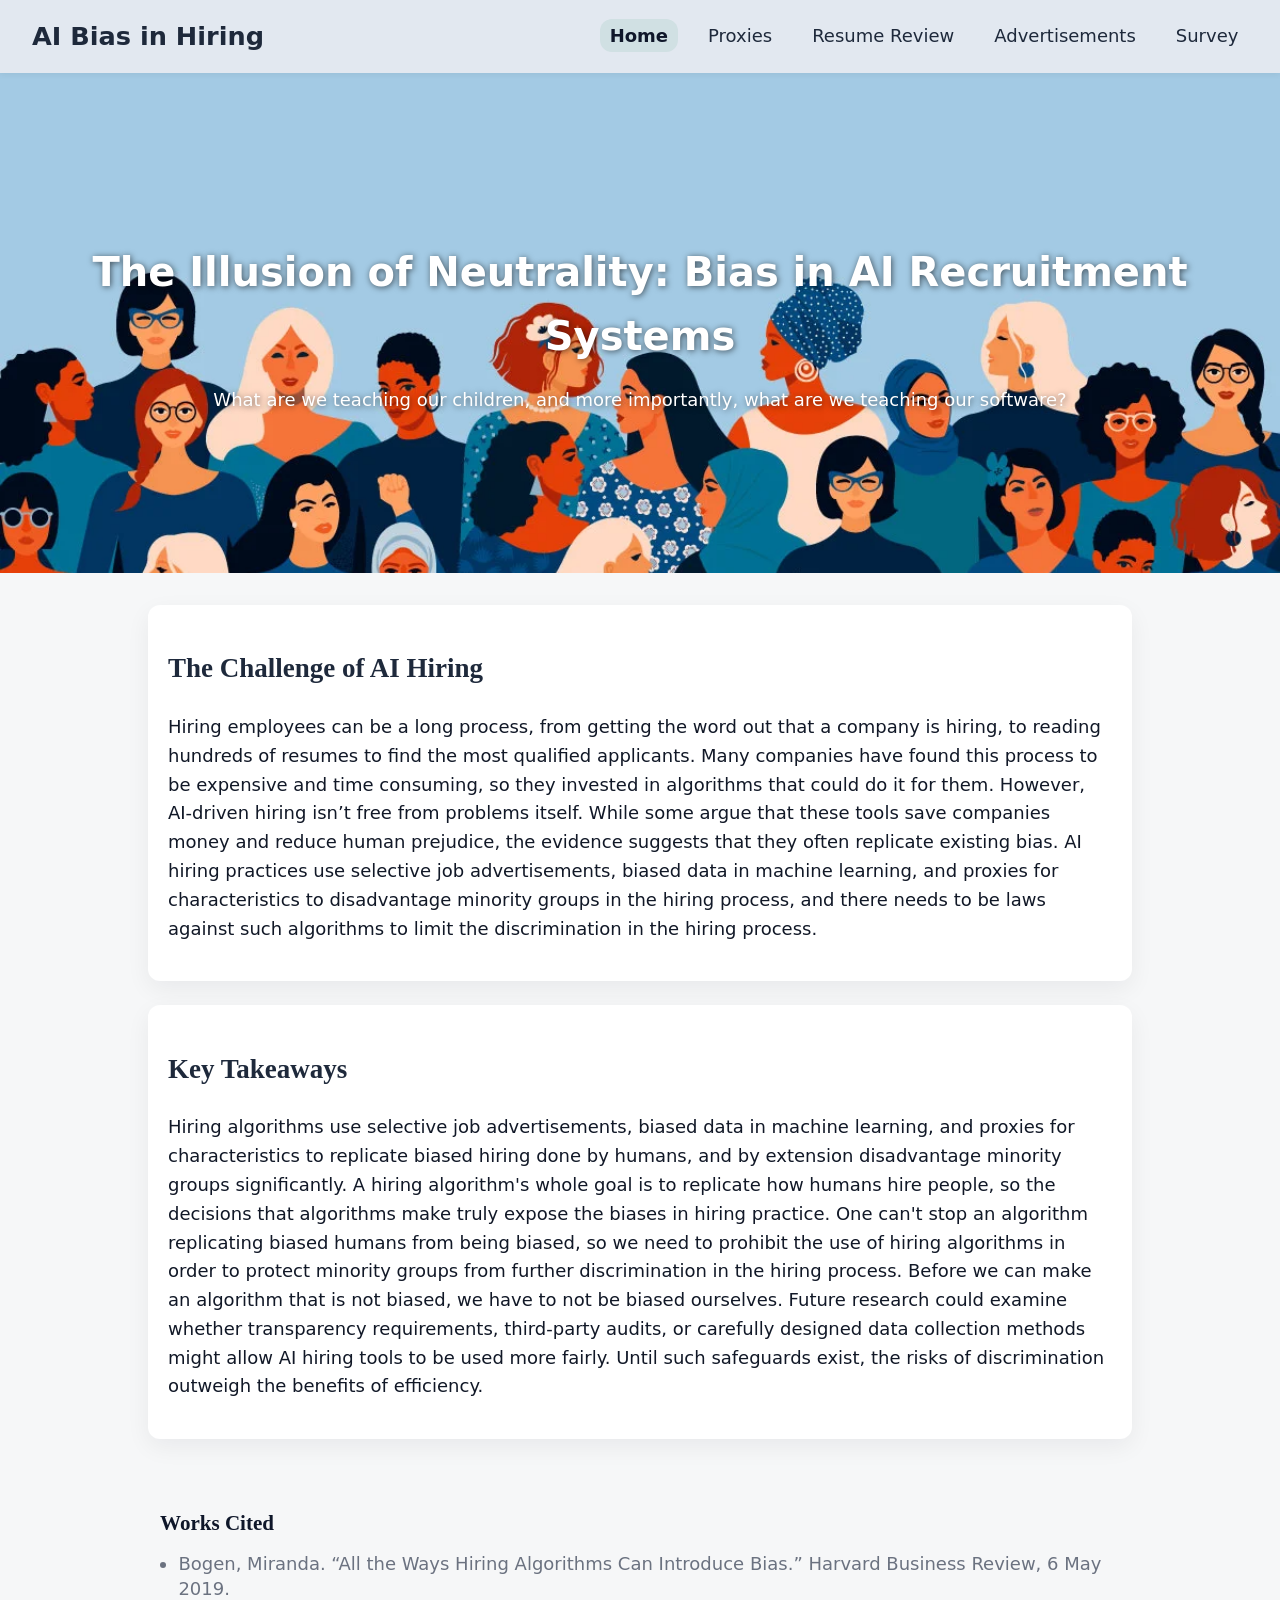
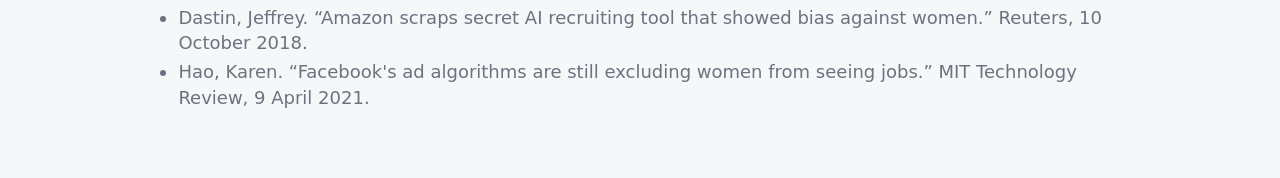
<file: index.html>
<!DOCTYPE html>
<html lang="en">
<head>
    <meta charset="UTF-8">
    <meta name="viewport" content="width=device-width, initial-scale=1.0">
    <title>AI Hiring Bias</title>
    <link rel="stylesheet" href="css/styles.css">
</head>
<body class="home-page">
<header class="site-header-wrapper">
  <!-- Top navigation bar (shared across all pages) -->
  <div class="site-header">
    <a href="index.html" class="site-title">AI Bias in Hiring</a>
    <nav>
      <ul>
        <li class="is-current"><a href="index.html">Home</a></li>
        <li><a href="proxies.html">Proxies</a></li>
        <li><a href="resume_review.html">Resume Review</a></li>
        <li><a href="advertisements.html">Advertisements</a></li>
        <li><a href="survey.html">Survey</a></li>
      </ul>
    </nav>
  </div>

  <!-- Hero banner only on the home page -->
  <div class="hero-banner" id="home-hero">
    <img id=slide src="images/people_header.jpg" alt="A diverse group of cartoon people smiling" class="hero-image">
    <div class="hero-text">
      <h1>The Illusion of Neutrality: Bias in AI Recruitment Systems</h1>
      <p>What are we teaching our children, and more importantly, what are we teaching our software?</p>
    </div>
  </div>
</header>

<main>
  <section class="card">
    <h2>The Challenge of AI Hiring</h2>
    <p>Hiring employees can be a long process, from getting the word out that a company is hiring, to reading hundreds of resumes to find the most qualified applicants. Many companies have found this process to be expensive and time consuming, so they invested in algorithms that could do it for them. However, AI-driven hiring isn’t free from problems itself. While some argue that these tools save companies money and reduce human prejudice, the evidence suggests that they often replicate existing bias. AI hiring practices use selective job advertisements, biased data in machine learning, and proxies for characteristics to disadvantage minority groups in the hiring process, and there needs to be laws against such algorithms to limit the discrimination in the hiring process.</p>
  </section>

  <section class="card">
    <h2>Key Takeaways</h2>
    <p>Hiring algorithms use selective job advertisements, biased data in machine learning, and proxies for characteristics to replicate biased hiring done by humans, and by extension disadvantage minority groups significantly. A hiring algorithm's whole goal is to replicate how humans hire people, so the decisions that algorithms make truly expose the biases in hiring practice. One can't stop an algorithm replicating biased humans from being biased, so we need to prohibit the use of hiring algorithms in order to protect minority groups from further discrimination in the hiring process. Before we can make an algorithm that is not biased, we have to not be biased ourselves. Future research could examine whether transparency requirements, third-party audits, or carefully designed data collection methods might allow AI hiring tools to be used more fairly. Until such safeguards exist, the risks of discrimination outweigh the benefits of efficiency.</p>
  </section>

</main>

<footer>
  <h3>Works Cited</h3>
  <ul>
    <li>Bogen, Miranda. “All the Ways Hiring Algorithms Can Introduce Bias.” Harvard Business Review, 6 May 2019.</li>
    <li>Dastin, Jeffrey. “Amazon scraps secret AI recruiting tool that showed bias against women.” Reuters, 10 October 2018.</li>
    <li>Hao, Karen. “Facebook's ad algorithms are still excluding women from seeing jobs.” MIT Technology Review, 9 April 2021.</li>
  </ul>
</footer>
<script src="js/gallery.js"></script>
</body>
</html>
</file>
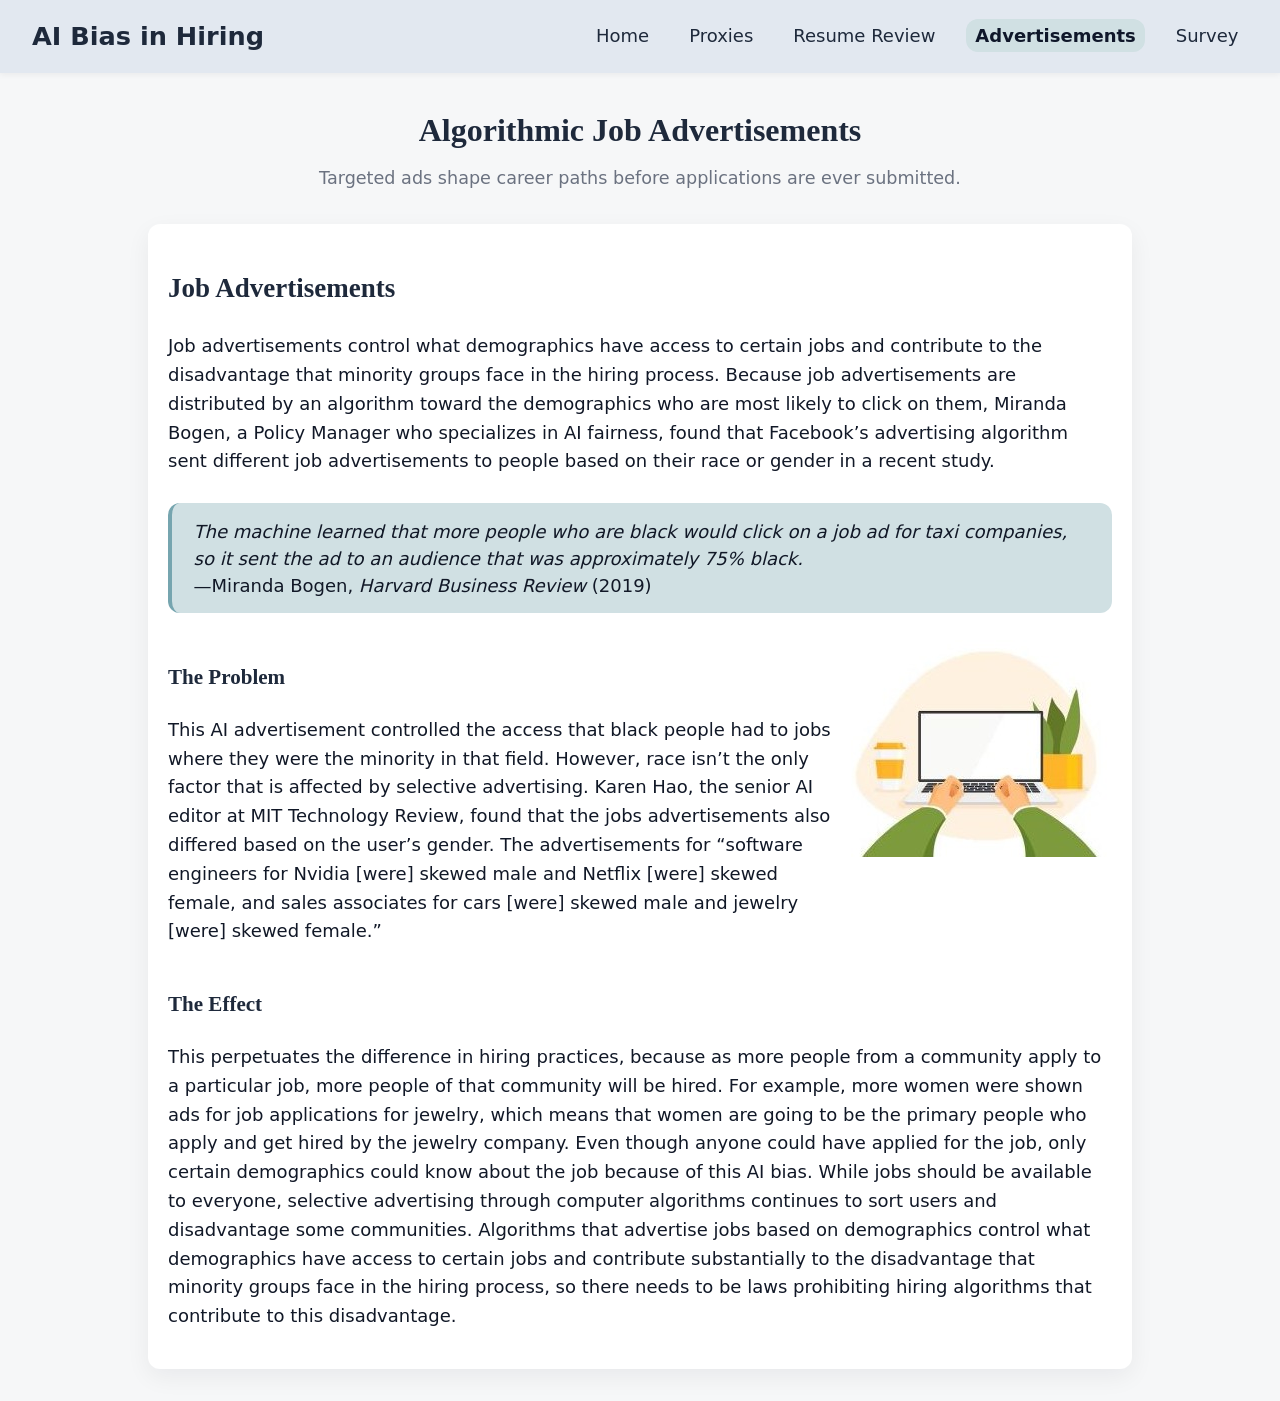
<file: advertisements.html>
<!DOCTYPE html>
<html lang="en">
<head>
    <meta charset="UTF-8">
    <meta name="viewport" content="width=device-width, initial-scale=1.0">
    <title>Advertisements</title>
    <link rel="stylesheet" href="css/styles.css">
</head>
<body class="internal-page"> 
    <header class="site-header-wrapper">
        <!-- Top navigation bar -->
        <div class="site-header">
            <a href="index.html" class="site-title">AI Bias in Hiring</a>
            <nav>
            <ul>
                <li><a href="index.html">Home</a></li>
                <li><a href="proxies.html">Proxies</a></li>
                <li><a href="resume_review.html">Resume Review</a></li>
                <li class="is-current"><a href="advertisements.html">Advertisements</a></li>
                <li><a href="survey.html">Survey</a></li>
            </ul>
            </nav>
        </div>

        <!-- Page header -->
        <div class="page-header">
            <h1>Algorithmic Job Advertisements</h1>
            <p>Targeted ads shape career paths before applications are ever submitted.</p>
        </div>
    </header>

    <main>
        <article class="card">
            
            <h2>Job Advertisements</h2>

            <p>Job advertisements control what demographics have access to certain jobs and contribute to the disadvantage that minority groups face in the hiring process. Because job advertisements are distributed by an algorithm toward the demographics who are most likely to click on them, Miranda Bogen, a Policy Manager who specializes in AI fairness, found that Facebook’s advertising algorithm sent different job advertisements to people based on their race or gender in a recent study.</p>

            <blockquote>
                <p><em>The machine learned that more people who are black would click on a job ad for taxi companies, so it sent the ad to an audience that was approximately 75% black.</em></p>
                <p>—Miranda Bogen, <em>Harvard Business Review</em> (2019)</p>
            </blockquote>
            <section class="side-by-side">
                <div>
                <h3>The Problem</h3>
                    <p>This AI advertisement controlled the access that black people had to jobs where they were the minority in that field. However, race isn’t the only factor that is affected by selective advertising. Karen Hao, the senior AI editor at MIT Technology Review, found that the jobs advertisements also differed based on the user’s gender. The advertisements for “software engineers for Nvidia [were] skewed male and Netflix [were] skewed female, and sales associates for cars [were] skewed male and jewelry [were] skewed female.”</p>
                </div>
                <img src="images/job_search.jpg" alt="a computer with a persons hands ready to search" id="search-image">
            </section>
            <h3>The Effect</h3>
                <p>This perpetuates the difference in hiring practices, because as more people from a community apply to a particular job, more people of that community will be hired. For example, more women were shown ads for job applications for jewelry, which means that women are going to be the primary people who apply and get hired by the jewelry company. Even though anyone could have applied for the job, only certain demographics could know about the job because of this AI bias. While jobs should be available to everyone, selective advertising through computer algorithms continues to sort users and disadvantage some communities. Algorithms that advertise jobs based on demographics control what demographics have access to certain jobs and contribute substantially to the disadvantage that minority groups face in the hiring process, so there needs to be laws prohibiting hiring algorithms that contribute to this disadvantage.</p>
        </article>
    </main>
</body>
</html>
</file>
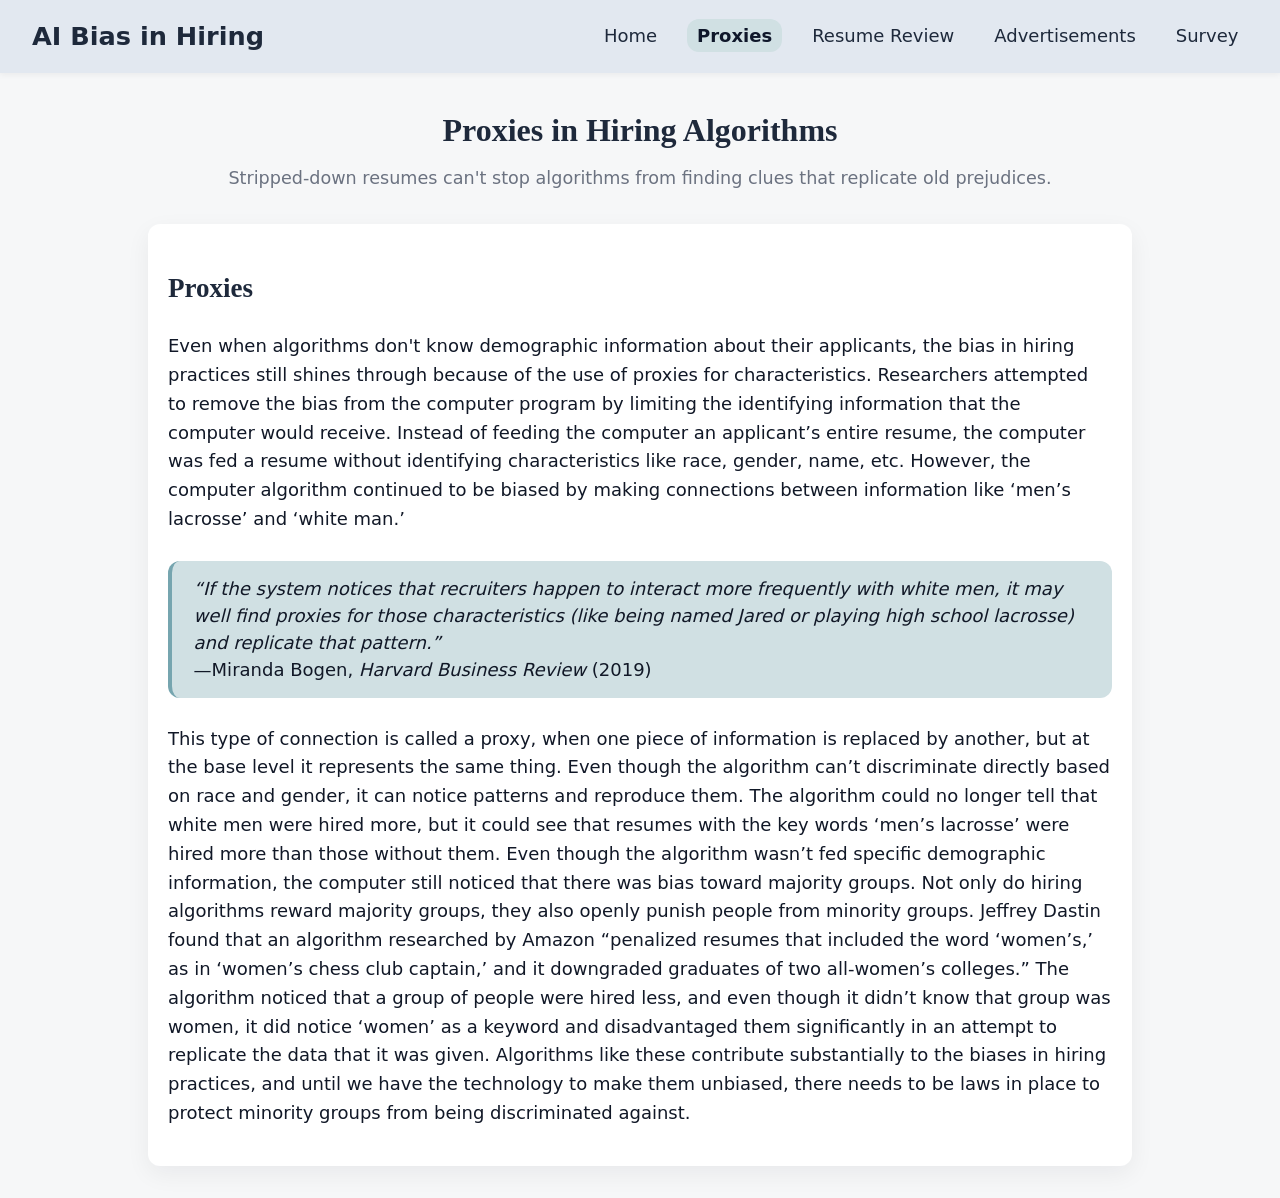
<file: proxies.html>
<!DOCTYPE html>
<html lang="en">
<head>
    <meta charset="UTF-8">
    <meta name="viewport" content="width=device-width, initial-scale=1.0">
    <title>Proxies</title>
    <link rel="stylesheet" href="css/styles.css">
</head>
<body class="internal-page">
    <header class="site-header-wrapper">
  <!-- Top navigation bar (shared) -->
  <div class="site-header">
    <a href="index.html" class="site-title">AI Bias in Hiring</a>
    <nav>
      <ul>
        <li><a href="index.html">Home</a></li>
        <li class="is-current"><a href="proxies.html">Proxies</a></li>
        <li><a href="resume_review.html">Resume Review</a></li>
        <li><a href="advertisements.html">Advertisements</a></li>
        <li><a href="survey.html">Survey</a></li>
      </ul>
    </nav>
  </div>

  <!-- Page-specific header -->
  <div class="page-header">
    <h1>Proxies in Hiring Algorithms</h1>
    <p>Stripped-down resumes can't stop algorithms from finding clues that replicate old prejudices.</p>
  </div>
</header>

    <main>
        <section class="card">
        <h2>Proxies</h2>
        <p>Even when algorithms don't know demographic information about their applicants, the bias in hiring practices still shines through because of the use of proxies for characteristics. Researchers attempted to remove the bias from the computer program by limiting the identifying information that the computer would receive. Instead of feeding the computer an applicant’s entire resume, the computer was fed a resume without identifying characteristics like race, gender, name, etc. However, the computer algorithm continued to be biased by making connections between information like ‘men’s lacrosse’ and ‘white man.’</p>
        <blockquote>
            <p><em>“If the system notices that recruiters happen to interact more frequently with white men, it may well find proxies for those characteristics (like being named Jared or playing high school lacrosse) and replicate that pattern.”</em></p>
            <p>—Miranda Bogen, <em>Harvard Business Review</em> (2019)</p>
        </blockquote>
        <p>This type of connection is called a proxy, when one piece of information is replaced by another, but at the base level it represents the same thing. Even though the algorithm can’t discriminate directly based on race and gender, it can notice patterns and reproduce them. The algorithm could no longer tell that white men were hired more, but it could see that resumes with the key words ‘men’s lacrosse’ were hired more than those without them. Even though the algorithm wasn’t fed specific demographic information, the computer still noticed that there was bias toward majority groups. Not only do hiring algorithms reward majority groups, they also openly punish people from minority groups. Jeffrey Dastin found that an algorithm researched by Amazon “penalized resumes that included the word ‘women’s,’ as in ‘women’s chess club captain,’ and it downgraded graduates of two all-women’s colleges.” The algorithm noticed that a group of people were hired less, and even though it didn’t know that group was women, it did notice ‘women’ as a keyword and disadvantaged them significantly in an attempt to replicate the data that it was given. Algorithms like these contribute substantially to the biases in hiring practices, and until we have the technology to make them unbiased, there needs to be laws in place to protect minority groups from being discriminated against.</p>
    </section>
  </main>
</body>
</html>
</file>
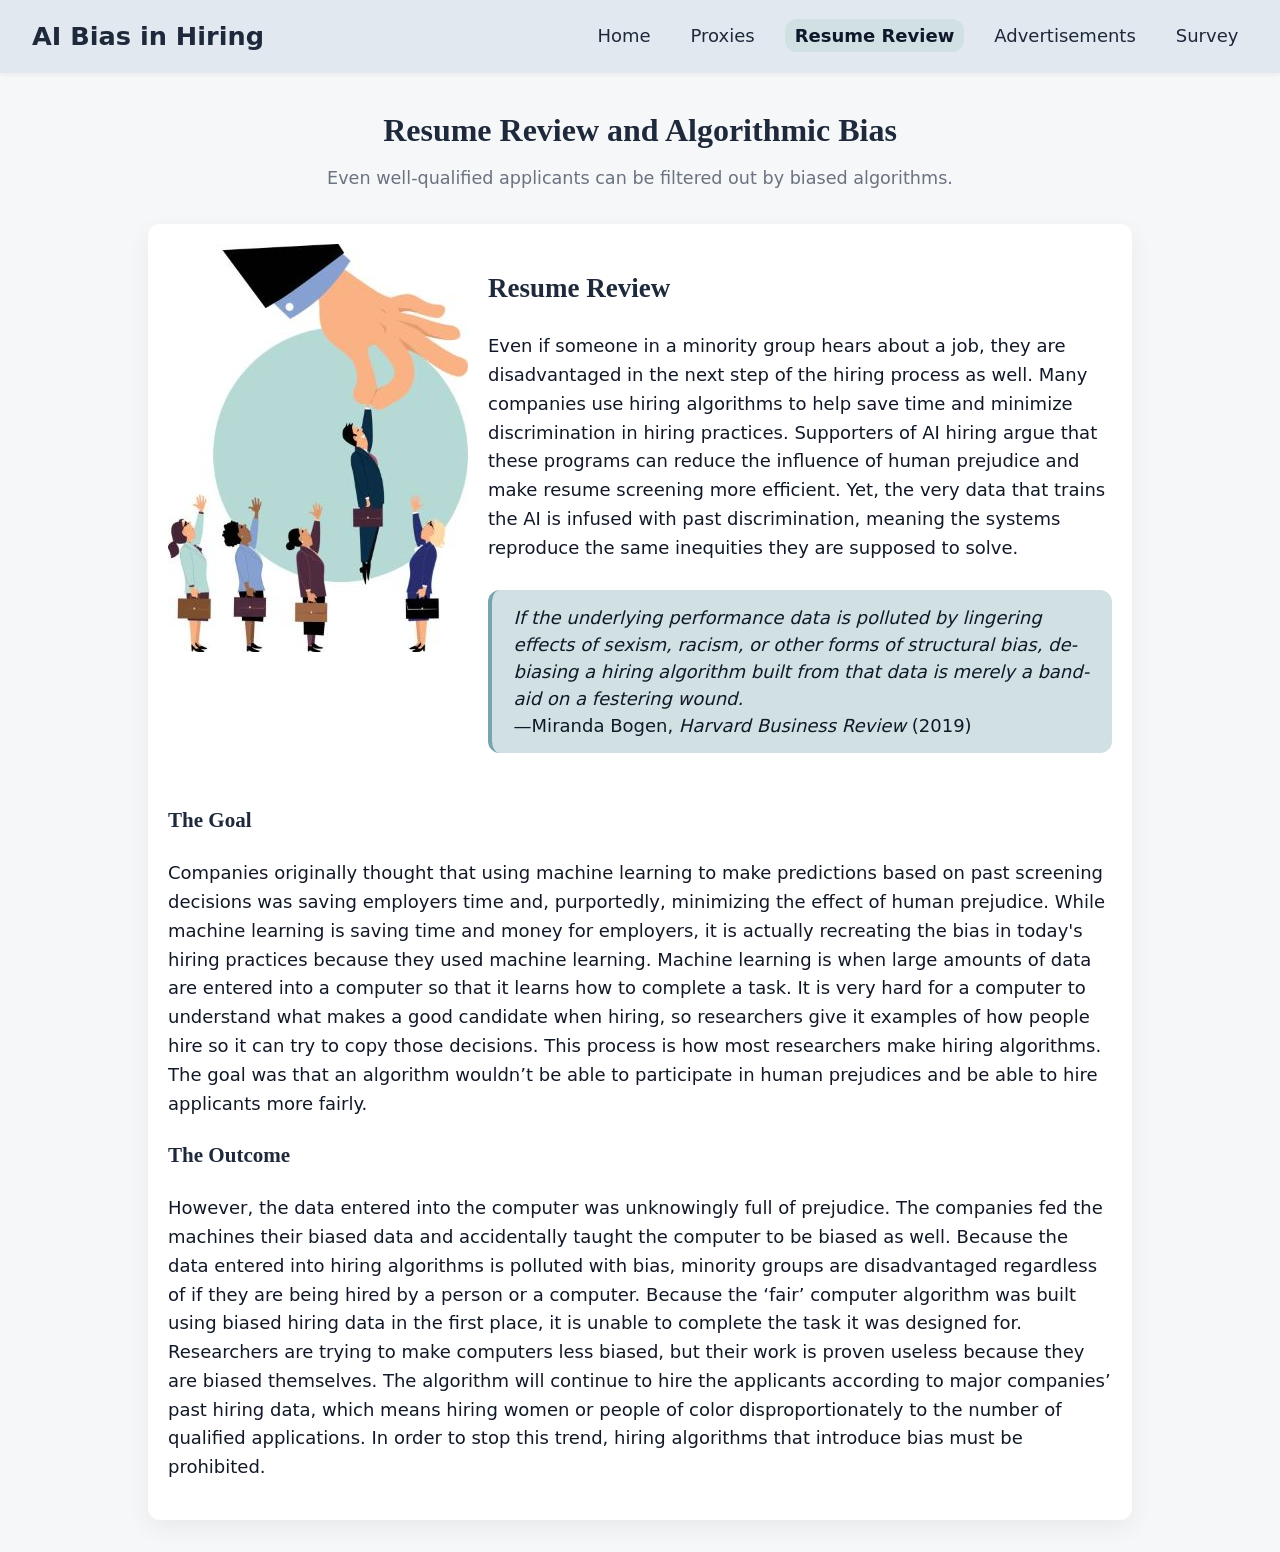
<file: resume_review.html>
<!DOCTYPE html>
<html lang="en">
<head>
    <meta charset="UTF-8">
    <meta name="viewport" content="width=device-width, initial-scale=1.0">
    <title>Resume Review</title>
    <link rel="stylesheet" href="css/styles.css">
</head>
<body class="internal-page">
    <header class="site-header-wrapper">
    <!-- Top navigation bar -->
    <div class="site-header">
        <a href="index.html" class="site-title">AI Bias in Hiring</a>
        <nav>
        <ul>
            <li><a href="index.html">Home</a></li>
            <li><a href="proxies.html">Proxies</a></li>
            <li class="is-current"><a href="resume_review.html">Resume Review</a></li>
            <li><a href="advertisements.html">Advertisements</a></li>
            <li><a href="survey.html">Survey</a></li>
        </ul>
        </nav>
    </div>

    <!-- Page header -->
    <div class="page-header">
        <h1>Resume Review and Algorithmic Bias</h1>
        <p>Even well-qualified applicants can be filtered out by biased algorithms.</p>
    </div>
</header>

    
    <main>
        <article class="card">
            <section class="side-by-side">
                <img src="images/biased_hiring.jpg" alt="a graphic displaying biased hiring practices" id="bias-image">
                <div>
                    <h2>Resume Review</h2>
                        <p>Even if someone in a minority group hears about a job, they are disadvantaged in the next step of the hiring process as well. Many companies use hiring algorithms to help save time and minimize discrimination in hiring practices. Supporters of AI hiring argue that these programs can reduce the influence of human prejudice and make resume screening more efficient. Yet, the very data that trains the AI is infused with past discrimination, meaning the systems reproduce the same inequities they are supposed to solve.</p>
                    <blockquote>
                        <p><em>If the underlying performance data is polluted by lingering effects of sexism, racism, or other forms of structural bias, de-biasing a hiring algorithm built from that data is merely a band-aid on a festering wound.</em></p>
                        <p>—Miranda Bogen, <em>Harvard Business Review</em> (2019)</p>
                    </blockquote>
                </div>
            </section>
            <h3>The Goal</h3>
                <p>Companies originally thought that using machine learning to make predictions based on past screening decisions was saving employers time and, purportedly, minimizing the effect of human prejudice. While machine learning is saving time and money for employers, it is actually recreating the bias in today's hiring practices because they used machine learning. Machine learning is when large amounts of data are entered into a computer so that it learns how to complete a task. It is very hard for a computer to understand what makes a good candidate when hiring, so researchers give it examples of how people hire so it can try to copy those decisions. This process is how most researchers make hiring algorithms. The goal was that an algorithm wouldn’t be able to participate in human prejudices and be able to hire applicants more fairly. </p>
            <h3>The Outcome</h3>
                <p>However, the data entered into the computer was unknowingly full of prejudice. The companies fed the machines their biased data and accidentally taught the computer to be biased as well. Because the data entered into hiring algorithms is polluted with bias, minority groups are disadvantaged regardless of if they are being hired by a person or a computer. Because the ‘fair’ computer algorithm was built using biased hiring data in the first place, it is unable to complete the task it was designed for. Researchers are trying to make computers less biased, but their work is proven useless because they are biased themselves. The algorithm will continue to hire the applicants according to major companies’ past hiring data, which means hiring women or people of color disproportionately to the number of qualified applications. In order to stop this trend, hiring algorithms that introduce bias must be prohibited.</p>
        </article>
    </main>
</body>
</html>
</file>
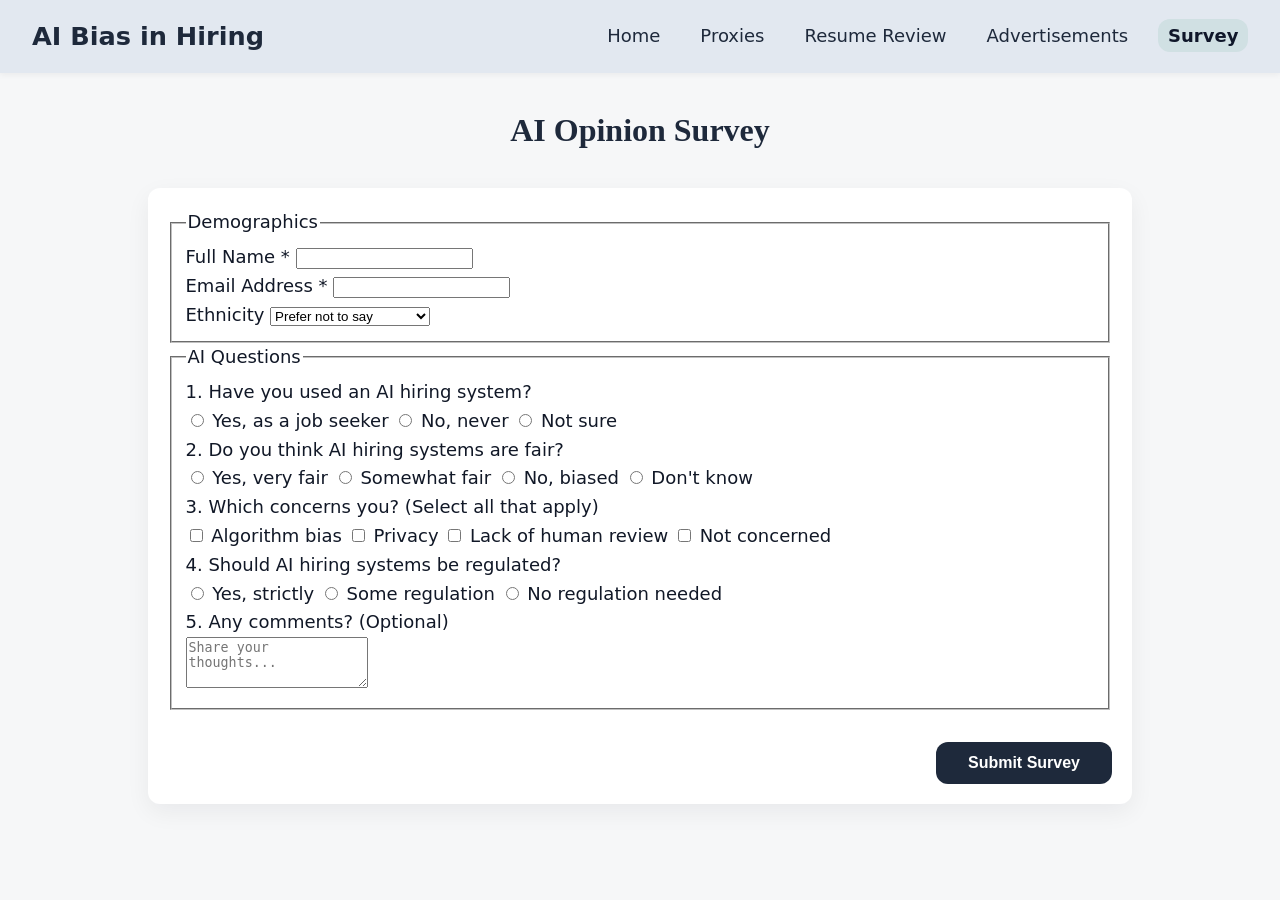
<file: survey.html>
<!DOCTYPE html>
<html lang="en">
<head>
    <meta charset="UTF-8">
    <meta name="viewport" content="width=device-width, initial-scale=1.0">
    <title>Survey - AI Hiring Bias</title>
    <link rel="stylesheet" href="css/styles.css">
</head>
<body>
    <header class="site-header-wrapper">
        <div class="site-header">
            <a href="index.html" class="site-title">AI Bias in Hiring</a>
            <nav>
                <ul>
                    <li><a href="index.html">Home</a></li>
                    <li><a href="proxies.html">Proxies</a></li>
                    <li><a href="resume_review.html">Resume Review</a></li>
                    <li><a href="advertisements.html">Advertisements</a></li>
                    <li class="is-current"><a href="survey.html">Survey</a></li>
                </ul>
            </nav>
        </div>
    </header>

    <main>
        <section class="page-header">
            <h1>AI Opinion Survey</h1>
        </section>

        <section class="card">
            <form method="post" action="#" class="simple-form">
                <fieldset>
                    <legend>Demographics</legend>
                        <div class="form-group">
                            <label for="name">Full Name *</label>
                            <input type="text" id="name" name="name" required>
                        </div>
                        <div class="form-group">
                            <label for="email">Email Address *</label>
                            <input type="email" id="email" name="email" required>
                        </div>
                        <label for="ethnicity">Ethnicity</label>
                            <select id="ethnicity" name="ethnicity">
                                <option value="">Prefer not to say</option>
                                <option value="asian">Asian</option>
                                <option value="black">Black/African American</option>
                                <option value="hispanic">Hispanic/Latino</option>
                                <option value="white">White</option>
                                <option value="other">Other</option>
                            </select>
                </fieldset>
                <fieldset>
                    <legend>AI Questions</legend>
                <!-- Question 1 -->
                <div class="form-question">
                    <label>1. Have you used an AI hiring system?</label>
                    <div class="form-options">
                        <label>
                            <input type="radio" name="ai-experience" value="yes"> Yes, as a job seeker
                        </label>
                        <label>
                            <input type="radio" name="ai-experience" value="no"> No, never
                        </label>
                        <label>
                            <input type="radio" name="ai-experience" value="unsure"> Not sure
                        </label>
                    </div>
                </div>

                <!-- Question 2 -->
                <div class="form-question">
                    <label>2. Do you think AI hiring systems are fair?</label>
                    <div class="form-options">
                        <label>
                            <input type="radio" name="fairness" value="yes"> Yes, very fair
                        </label>
                        <label>
                            <input type="radio" name="fairness" value="somewhat"> Somewhat fair
                        </label>
                        <label>
                            <input type="radio" name="fairness" value="no"> No, biased
                        </label>
                        <label>
                            <input type="radio" name="fairness" value="dont-know"> Don't know
                        </label>
                    </div>
                </div>

                <!-- Question 3 -->
                <div class="form-question">
                    <label>3. Which concerns you? (Select all that apply)</label>
                    <div class="form-options">
                        <label>
                            <input type="checkbox" name="concerns[]" value="bias"> Algorithm bias
                        </label>
                        <label>
                            <input type="checkbox" name="concerns[]" value="privacy"> Privacy
                        </label>
                        <label>
                            <input type="checkbox" name="concerns[]" value="human"> Lack of human review
                        </label>
                        <label>
                            <input type="checkbox" name="concerns[]" value="none"> Not concerned
                        </label>
                    </div>
                </div>

                <!-- Question 4 -->
                <div class="form-question">
                    <label>4. Should AI hiring systems be regulated?</label>
                    <div class="form-options">
                        <label>
                            <input type="radio" name="regulation" value="yes"> Yes, strictly
                        </label>
                        <label>
                            <input type="radio" name="regulation" value="somewhat"> Some regulation
                        </label>
                        <label>
                            <input type="radio" name="regulation" value="no"> No regulation needed
                        </label>
                    </div>
                </div>

                <!-- Question 5 -->
                <div class="form-question">
                    <label for="comments">5. Any comments? (Optional)<br></label>
                    <textarea id="comments" name="comments" rows="3" placeholder="Share your thoughts..."></textarea>
                </div>
                </fieldset>

                <!-- Submit -->
                <div class="form-submit">
                    <button type="submit">Submit Survey</button>
                </div>
            </form>
        </section>
    </main>
</body>
</html>
</file>
<file: css/styles.css>
:root {
  --bg: #f6f7f8;
  --card: #ffffff;
  --muted: #6b7280;
  --text: #111827;
  --accent: #d0e0e3ff;
  --shadow: 0 8px 24px rgba(15,23,42,0.06);
  --radius: 12px;
}

* { box-sizing: border-box; }

body {
  margin: 0;
  background: var(--bg);
  color: var(--text);
  font-family: Inter, system-ui, -apple-system, "Segoe UI", Roboto, "Helvetica Neue", Arial;
  line-height: 1.6;
  font-size: 1.125rem;
}

main, footer {
  width: 80%;
  margin: 2rem auto;
  padding: 0 1.25rem;
}

.site-header {
  width: 100%;
  background: #e2e8f0;
  padding: 1rem 2rem;
  display: flex;
  justify-content: space-between;
  align-items: center;
  position: sticky;
  top: 0;
  z-index: 100;
  box-shadow: 0 2px 6px rgba(0,0,0,0.05);
}

.site-title {
  font-size: 1.6rem;
  font-weight: 700;
  color: #1e293b;
  text-decoration: none;
}

nav ul {
  list-style: none;
  display: flex;
  flex-wrap: wrap;
  gap: 1.3rem;
  margin: 0;
  padding: 0;
}

nav ul li a {
  text-decoration: none;
  font-weight: 500;
  padding: 0.35rem 0.6rem;
  border-radius: var(--radius);
  transition: color 0.2s, background-color 0.2s;
  color: #1e293b;
}

nav ul li a:hover,
nav ul li.is-current a {
  background-color: var(--accent);
  color: #0f172a;
}

nav ul li.is-current a {
  font-weight: 600;
}

.hero-banner {
  position: relative;
  width: 100%;
  max-height: 500px;
  overflow: hidden;
}

.hero-banner img {
  display: block;
  width: 100%;
  height: 500px;
  object-fit: cover;
  margin: 0;
}

.hero-text {
  position: absolute;
  top: 50%;
  left: 50%;
  transform: translate(-50%, -50%);
  color: white;
  text-align: center;
  text-shadow: 1px 1px 6px rgba(0,0,0,0.6);
  padding: 0 1rem;
  width: 90%;
  max-width: 1200px;
}

.hero-text h1 {
  font-size: 2.5rem;
  margin-bottom: 0.5rem;
}

.hero-text p.intro {
  font-size: 1.25rem;
  margin: 0;
}

.page-header {
  text-align: center;
  margin: 2rem 0;
}

.page-header h1 {
  font-family: Georgia, serif;
  font-size: 2rem;
  font-weight: 600;
  margin-bottom: 0.5rem;
  color: #0f172a;
}

.page-header p {
  font-size: 1.1rem;
  margin: 0;
  color: var(--muted);
}

section {
  margin-bottom: 1.5rem;
}

.card {
  background: var(--card);
  border-radius: var(--radius);
  padding: 1.25rem;
  box-shadow: var(--shadow);
}

blockquote {
  border-left: 4px solid #76a5afff;
  background-color: var(--accent);
  padding: 0.8em 1.2em;
  margin: 1.5em 0;
  border-radius: var(--radius);
  line-height: 1.5;
}

blockquote p {
  margin: 0;
  color: var(--text);
}

.side-by-side {
  display: flex;
  gap: 1.25rem;
  align-items: flex-start;
  margin-bottom: 1.5rem;
}

.side-by-side img {
  max-width: 300px;
  width: 100%;
  height: auto;
}

.form-submit {
  text-align: right;
  margin-top: 2rem;
}

.form-submit button {
  background-color: #1e293b;
  color: white;
  border: none;
  padding: 0.75rem 2rem;
  font-size: 1rem;
  font-weight: 600;
  border-radius: var(--radius);
  cursor: pointer;
  transition: background-color 0.2s;
}

.form-submit button:hover {
  background-color: #0f172a;
}

footer {
  padding: 2rem;
  margin-top: 2.25rem;
  color: var(--muted);
  text-align: left;
}

h2, h3, .page-header h1 {
  font-family: Georgia, serif;
  color: #1e293b;
}

footer h3 {
  margin: 0 0 0.6rem;
  color: #0f172a;
}

footer ul {
  margin: 0;
  padding-left: 1.15rem;
  color: var(--muted);
}

footer li {
  margin: 0.25rem 0;
  line-height: 1.4;
}

strong {
  color: #0b1220;
  font-weight: 600;
}

@media (max-width: 768px) {
  .site-header { padding: 0.75rem 1rem; }
  nav ul { gap: 0.5rem; justify-content: center; margin-top: 0.5rem; }
  nav ul li a { padding: 0.4rem 0.8rem; font-size: 0.95rem; border: none; }
  main, footer { width: 95%; }
  .hero-banner { height: auto; min-height: 300px; }
  .hero-banner img { max-height: 350px; }
  .hero-text h1 { font-size: 1.8rem; margin-bottom: 0.5rem; }
  .hero-text p.intro { font-size: 1.1rem; }
  .side-by-side { flex-direction: column; gap: 1rem; }
}

@media (max-width: 480px) {
  .site-header { padding: 0.5rem; }
  .site-title { font-size: 1.3rem; margin-bottom: 0.5rem; }
  nav ul { width: 100%; justify-content: space-around; gap: 0.25rem; }
  nav ul li a { padding: 0.35rem 0.6rem; font-size: 0.9rem; }
  main, footer { width: 100%; padding: 0 0.75rem; }
  .card { padding: 1rem; margin: 1rem 0; }
  h1 { font-size: 1.6rem; }
  h2 { font-size: 1.4rem; }
  .page-header { margin: 1.5rem 0; }
  .page-header h1 { font-size: 1.5rem; }
  .hero-banner { min-height: 250px; }
  .hero-banner img { max-height: 300px; }
  .hero-text h1 { font-size: 1.5rem; }
  .hero-text { padding: 0 0.75rem; }
  .form-question label { font-size: 1rem; }
}
</file>
